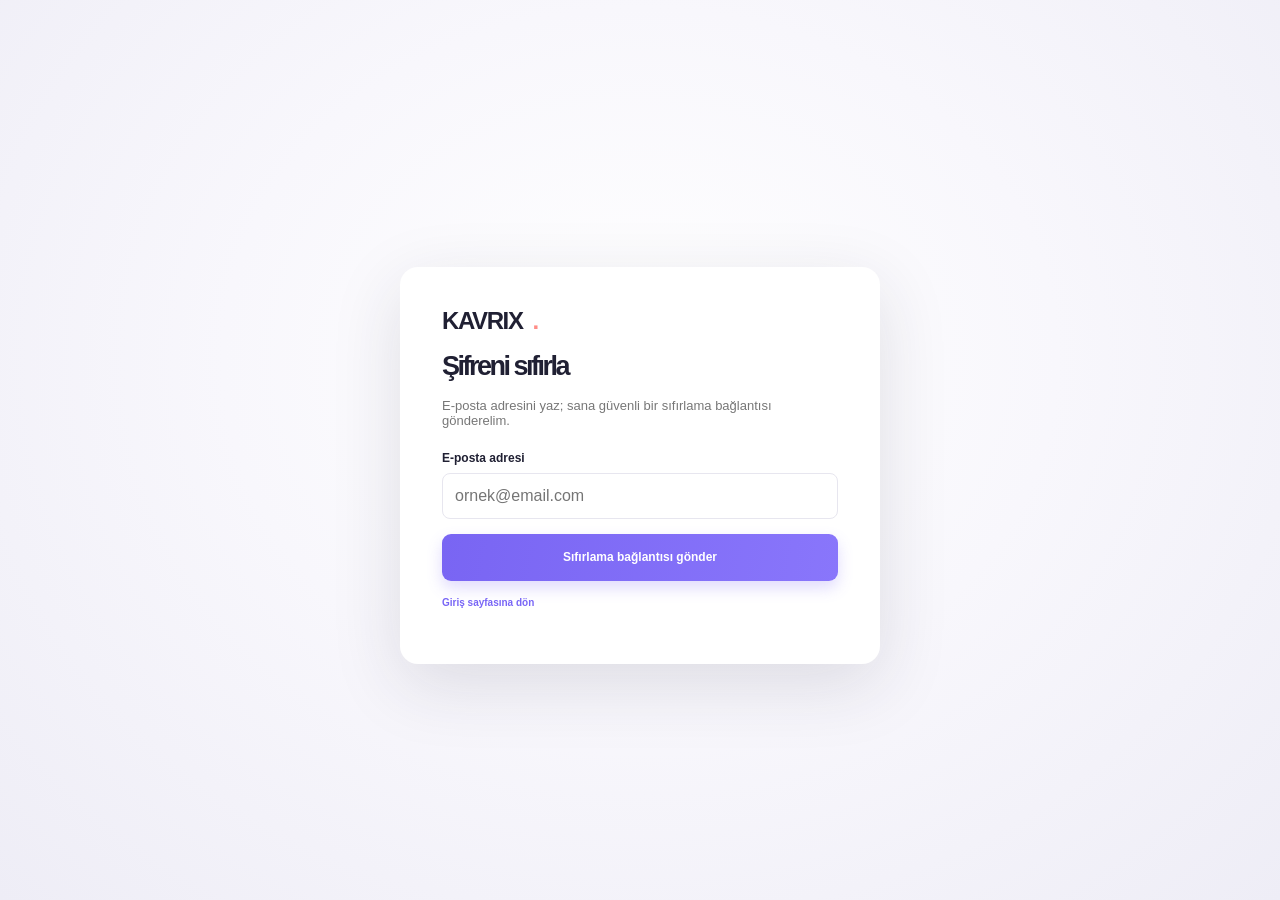
<file: forgot-password.html>
<!doctype html><html lang="tr"><head><meta charset="utf-8"><meta name="viewport" content="width=device-width,initial-scale=1"><title>Şifre sıfırlama</title><link rel="stylesheet" href="/style.css"><style>.reset-card{width:min(100%,480px);padding:42px;background:#fff;border-radius:18px;box-shadow:0 20px 70px #25243f22}.reset-card h1{font:700 27px Manrope,sans-serif}.reset-card p{font-size:13px;color:#777}.reset-card label{display:block;margin:23px 0 8px;font-size:12px;font-weight:700}.reset-card input{width:100%;height:46px;padding:0 12px;border:1px solid #e7e6ef;border-radius:8px}.reset-card button{width:100%;margin-top:15px}.status{padding:12px;border-radius:8px;background:#f4f1ff;color:#5143ac}.status[hidden]{display:none}</style></head><body><main class="page-shell"><section class="reset-card"><a class="brand mobile-brand" style="display:inline-flex" href="/">KAVRIX<span class="brand__dot">.</span></a><h1>Şifreni sıfırla</h1><p>E-posta adresini yaz; sana güvenli bir sıfırlama bağlantısı gönderelim.</p><p id="status" class="status" role="status" hidden></p><form action="/forgot-password" method="post"><label for="email">E-posta adresi</label><input id="email" name="email" type="email" autocomplete="email" required placeholder="ornek@email.com"><button class="submit-button" type="submit">Sıfırlama bağlantısı gönder</button></form><p><a class="text-link" href="/">Giriş sayfasına dön</a></p></section></main><script>const q=new URLSearchParams(location.search);const box=document.querySelector('#status');if(q.has('sent')){box.textContent='Eğer bu adres kayıtlıysa, sıfırlama bağlantısı e-posta adresine gönderildi.';box.hidden=false}else if(q.has('error')){box.textContent='E-posta gönderilemedi. Sunucu e-posta ayarlarını kontrol edin.';box.hidden=false}</script></body></html>
</file>
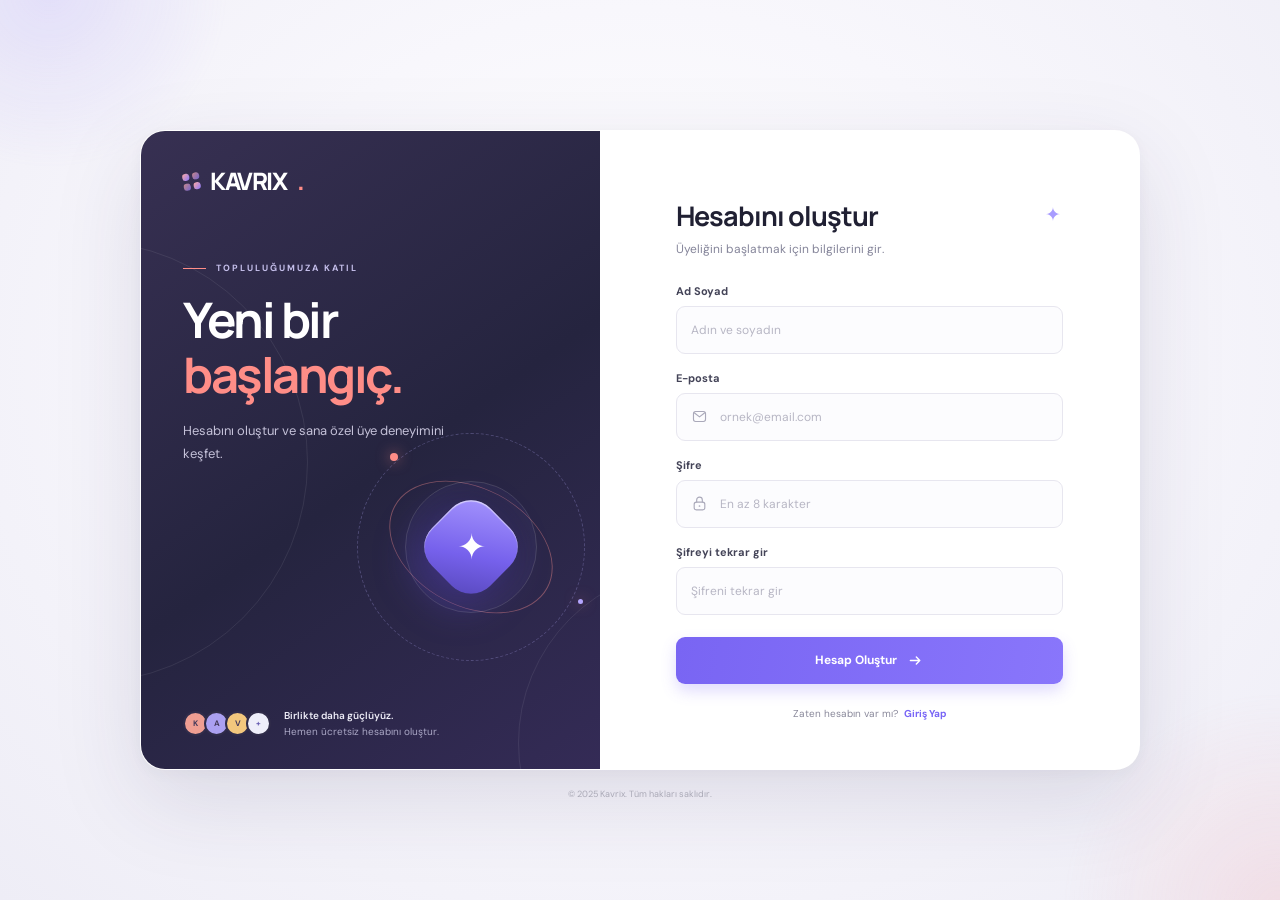
<file: register.html>
<!doctype html>
<html lang="tr">
<head>
  <meta charset="utf-8">
  <meta name="viewport" content="width=device-width, initial-scale=1">
  <meta name="theme-color" content="#111221">
  <title>Hesap Oluştur</title>
  <link rel="preconnect" href="https://fonts.googleapis.com">
  <link rel="preconnect" href="https://fonts.gstatic.com" crossorigin>
  <link href="https://fonts.googleapis.com/css2?family=DM+Sans:wght@400;500;600;700&family=Manrope:wght@400;500;600;700;800&display=swap" rel="stylesheet">
  <style>

﻿/* Compiled output for style.scss. */
@keyframes card-in{from{opacity:0;transform:translateY(24px) scale(.985)}to{opacity:1;transform:translateY(0) scale(1)}}
@keyframes drift{0%,100%{transform:translate(0,0) rotate(0)}50%{transform:translate(8px,-10px) rotate(4deg)}}
@keyframes orbit-turn{to{transform:rotate(360deg)}}
@keyframes breathe{0%,100%{transform:scale(.96);opacity:.75}50%{transform:scale(1.04);opacity:1}}
@keyframes twinkle{0%,100%{opacity:.55;transform:scale(.8)}50%{opacity:1;transform:scale(1.15)}}
*{box-sizing:border-box}body{margin:0;min-width:320px;min-height:100vh;color:#202033;background:#f3f2fa;font-family:'DM Sans',sans-serif}button,input{font:inherit}.page-shell{min-height:100vh;display:flex;flex-direction:column;align-items:center;justify-content:center;padding:54px 28px 24px;position:relative;overflow:hidden;background:radial-gradient(ellipse at 50% 40%,#fff 0%,#f8f7fc 46%,#eeedf6 100%)}.ambient{position:absolute;border-radius:50%;filter:blur(1px);pointer-events:none}.ambient--one{width:360px;height:360px;top:-190px;left:-130px;background:radial-gradient(circle,rgba(161,145,255,.18),transparent 70%)}.ambient--two{width:440px;height:440px;right:-220px;bottom:-230px;background:radial-gradient(circle,rgba(255,159,162,.19),transparent 70%)}.login-card{width:min(100%,1000px);min-height:640px;display:grid;grid-template-columns:.92fr 1.08fr;overflow:hidden;border:1px solid rgba(255,255,255,.9);border-radius:25px;background:#fff;box-shadow:0 30px 90px rgba(44,39,87,.13),0 4px 14px rgba(44,39,87,.04);animation:card-in .8s cubic-bezier(.2,.75,.25,1) both;position:relative;z-index:1}.welcome-panel{position:relative;overflow:hidden;display:flex;flex-direction:column;padding:38px 42px 30px;color:#fff;background:linear-gradient(145deg,#373052 0%,#25243f 53%,#342b56 100%)}.welcome-panel::before,.welcome-panel::after{content:'';position:absolute;border:1px solid rgba(255,255,255,.08);border-radius:50%;pointer-events:none}.welcome-panel::before{width:440px;height:440px;left:-275px;top:110px}.welcome-panel::after{width:350px;height:350px;right:-270px;bottom:-150px}.brand{display:inline-flex;align-items:center;gap:10px;width:fit-content;color:inherit;text-decoration:none;font:800 24px/1 'Manrope',sans-serif;letter-spacing:-1.4px}.brand__dot{color:#ff8d87}.brand__mark{display:grid;grid-template-columns:repeat(2,7px);grid-template-rows:repeat(2,7px);gap:3px;transform:rotate(-9deg)}.brand__mark span{background:linear-gradient(135deg,#ffaaa0,#8978ff);border-radius:3px}.brand__mark span:nth-child(2),.brand__mark span:nth-child(3){opacity:.72}.welcome-copy{margin-top:69px;position:relative;z-index:1}.eyebrow{display:flex;align-items:center;gap:10px;color:#c5bfeb;font-size:9px;font-weight:700;letter-spacing:2px}.eyebrow__line{width:23px;height:1px;background:#ff8d87}h1{margin:18px 0 16px;font:700 clamp(38px,4vw,49px)/1.13 'Manrope',sans-serif;letter-spacing:-2.5px}.accent{color:#ff8d87}.welcome-copy p{max-width:275px;margin:0;color:#c4c1d8;font-size:13px;line-height:1.8}.orbit-art{width:260px;height:260px;position:absolute;right:-1px;bottom:92px;display:grid;place-items:center;animation:drift 7s ease-in-out infinite}.orbit{position:absolute;border:1px solid rgba(186,176,255,.27);border-radius:50%}.orbit--outer{width:228px;height:228px;border-style:dashed;animation:orbit-turn 50s linear infinite}.orbit--middle{width:174px;height:174px;transform:rotate(28deg) scaleY(.68);border-color:rgba(255,146,143,.4)}.orbit--inner{width:132px;height:132px;border-color:rgba(255,255,255,.14);box-shadow:0 0 45px rgba(142,119,255,.1) inset}.orbit-core{width:82px;height:82px;display:grid;place-items:center;border-radius:27px;transform:rotate(45deg);background:linear-gradient(145deg,#a898ff,#7661ec 58%,#5546b8);box-shadow:0 15px 42px rgba(92,68,202,.45),inset 1px 1px 1px rgba(255,255,255,.6);animation:breathe 4s ease-in-out infinite}.orbit-core span{transform:rotate(-45deg);font-size:35px;color:#fff}.orbit__spark{position:absolute;top:15px;right:25px;color:#ff8d87;font-size:19px}.orbit-dot{position:absolute;width:8px;height:8px;border-radius:50%;background:#ff8d87;box-shadow:0 0 14px rgba(255,141,135,.7);animation:twinkle 2.5s ease-in-out infinite}.orbit-dot--a{top:36px;left:49px}.orbit-dot--b{right:18px;bottom:73px;width:5px;height:5px;background:#b4a6ff;animation-delay:.8s}.orbit-dot--c{left:43px;bottom:52px;width:5px;height:5px;background:#fff;animation-delay:1.4s}.panel-footer{margin-top:auto;display:flex;align-items:center;gap:13px;position:relative;z-index:1;color:#aaa7c5;font-size:10px;line-height:1.55}.panel-footer strong{color:#eeedf7;font-weight:600}.panel-footer__avatars{display:flex;padding-left:4px}.panel-footer__avatars i{width:25px;height:25px;margin-left:-4px;display:grid;place-items:center;border:2px solid #302c4a;border-radius:50%;background:#ef9e92;color:#453a5b;font-size:8px;font-style:normal;font-weight:700}.panel-footer__avatars i:nth-child(2){background:#aba0f1}.panel-footer__avatars i:nth-child(3){background:#f3c77d}.panel-footer__avatars i:nth-child(4){background:#eeeefa;color:#6a60b4}.form-panel{padding:54px clamp(42px,6vw,76px) 32px;display:flex;flex-direction:column;justify-content:center}.mobile-brand{display:none;color:#202033}.form-heading{margin-bottom:27px;position:relative}.form-heading__icon{position:absolute;right:2px;top:3px;color:#a89cff;font-size:19px}.form-heading h2{margin:0 0 8px;font:700 27px/1.25 'Manrope',sans-serif;letter-spacing:-1px}.form-heading p{margin:0;color:#85859a;font-size:12px}.login-form{display:flex;flex-direction:column}.field-label{margin-bottom:8px;color:#444458;font-size:11px;font-weight:700}.input-wrap{height:48px;display:flex;align-items:center;gap:12px;padding:0 14px;border:1px solid #e7e6ef;border-radius:9px;background:#fcfcfe;transition:border-color .2s,box-shadow .2s,background .2s}.input-wrap:focus-within{border-color:#9586ff;background:#fff;box-shadow:0 0 0 3px rgba(120,101,246,.11)}.input-icon{width:17px;height:17px;flex:0 0 auto;color:#aaa9ba}.input-wrap input{width:100%;height:100%;min-width:0;padding:0;border:0;outline:0;background:transparent;color:#202033;font-size:12px}.input-wrap input::placeholder{color:#b7b6c4}.password-heading{display:flex;align-items:center;justify-content:space-between;margin-top:19px}.password-heading .field-label{margin:0 0 8px}.text-link{color:#7865f6;text-decoration:none;font-size:10px;font-weight:700;transition:color .2s}.text-link:hover{color:#5743dc;text-decoration:underline}.password-toggle{width:27px;height:30px;display:grid;place-items:center;padding:0;border:0;background:transparent;color:#aaa9ba;cursor:pointer}.password-toggle svg{width:17px;height:17px}.password-toggle.is-visible .eye-slash{opacity:0}.remember{width:fit-content;display:flex;align-items:center;gap:9px;margin:16px 0 19px;color:#6c6b7d;font-size:10px;cursor:pointer;user-select:none}.remember input{position:absolute;width:1px;height:1px;opacity:0}.remember__box{width:15px;height:15px;display:grid;place-items:center;border:1px solid #d9d8e4;border-radius:4px;background:#fff;transition:background .2s,border-color .2s}.remember__box svg{width:10px;height:9px;color:#fff;opacity:0}.remember input:checked+.remember__box{background:#7865f6;border-color:#7865f6}.remember input:checked+.remember__box svg{opacity:1}.remember input:focus-visible+.remember__box{outline:3px solid rgba(120,101,246,.2)}.submit-button{height:47px;display:flex;align-items:center;justify-content:center;gap:10px;border:0;border-radius:9px;background:linear-gradient(100deg,#7965f3,#8976fb);box-shadow:0 7px 15px rgba(120,101,246,.23);color:#fff;font-size:12px;font-weight:700;cursor:pointer;transition:transform .2s,box-shadow .2s,filter .2s}.submit-button svg{width:17px;height:17px;transition:transform .2s}.submit-button:hover{transform:translateY(-2px);box-shadow:0 10px 20px rgba(120,101,246,.3);filter:saturate(1.08)}.submit-button:hover svg{transform:translateX(3px)}.submit-button:active{transform:translateY(0)}.divider{display:flex;align-items:center;gap:12px;margin:20px 0 15px;color:#a7a6b5}.divider span{height:1px;flex:1;background:#eeedf3}.divider small{font-size:9px}.google-button{height:44px;display:flex;align-items:center;justify-content:center;gap:10px;border:1px solid #e7e6ef;border-radius:9px;background:#fff;color:#48485a;font-size:11px;font-weight:600;cursor:pointer;transition:border-color .2s,background .2s,transform .2s}.google-button svg{width:15px;height:15px}.google-button:hover{border-color:#c9c4ef;background:#fcfbff;transform:translateY(-1px)}.signup-prompt{margin:21px 0 0;text-align:center;color:#89889a;font-size:10px}.signup-prompt .text-link{margin-left:3px}.legal{margin:24px 0 0;text-align:center;color:#aaa9b6;font-size:8px;line-height:1.7}.legal a{color:#88879a;text-decoration:underline;text-underline-offset:2px}.copyright{position:relative;z-index:1;margin:18px 0 0;color:#aaa9b6;font-size:9px}@media(max-width:760px){.page-shell{padding:24px 16px}.login-card{width:min(100%,480px);min-height:0;grid-template-columns:1fr;border-radius:20px}.welcome-panel{display:none}.form-panel{padding:32px clamp(25px,8vw,42px) 27px}.mobile-brand{display:inline-flex;margin-bottom:31px;font-size:21px}.form-heading{margin-bottom:24px}.form-heading h2{font-size:25px}.copyright{margin-top:14px}}@media(max-width:380px){.form-panel{padding:26px 21px 23px}.mobile-brand{margin-bottom:25px}.form-heading h2{font-size:23px}}@media(prefers-reduced-motion:reduce){*,*::before,*::after{animation-duration:.01ms!important;animation-iteration-count:1!important;scroll-behavior:auto!important;transition-duration:.01ms!important}}

/* E-posta ve şifre alanları üzerine gelince hafifçe yükselip parlasın. */
@media (hover: hover) and (pointer: fine) {
  .input-wrap:hover {
    transform: translateY(-2px);
    border-color: #b7adff;
    background: #fff;
    box-shadow: 0 7px 18px rgba(120, 101, 246, .12);
  }
  .input-wrap:hover .input-icon {
    color: #7865f6;
    transform: scale(1.12) rotate(-4deg);
  }
}
.input-wrap {
  transition: transform .25s cubic-bezier(.2, .75, .25, 1), border-color .25s, box-shadow .25s, background .25s;
}
.input-icon {
  transition: color .25s, transform .25s;
}


.theme-toggle{align-self:flex-end;display:inline-flex;align-items:center;gap:7px;margin:-30px 0 18px;padding:8px 11px;border:1px solid #e7e6ef;border-radius:999px;background:#fff;color:#57566b;font-size:10px;font-weight:700;cursor:pointer;transition:background .25s,color .25s,border-color .25s,transform .25s}.theme-toggle:hover{transform:translateY(-1px);border-color:#b7adff}.theme-toggle__icon{font-size:15px;line-height:1}
html,body,.page-shell,.login-card,.form-panel,.input-wrap,.google-button,.theme-toggle{transition:background-color .3s,color .3s,border-color .3s,box-shadow .3s}
html[data-theme="dark"] body{color:#eeeef8;background:#11121d}
html[data-theme="dark"] .page-shell{background:radial-gradient(ellipse at 50% 40%,#24243a 0%,#191a2a 48%,#11121d 100%)}
html[data-theme="dark"] .login-card{border-color:rgba(255,255,255,.08);background:#202133;box-shadow:0 30px 90px rgba(0,0,0,.38),0 4px 14px rgba(0,0,0,.2)}
html[data-theme="dark"] .form-heading h2{color:#f1f0fa}
html[data-theme="dark"] .form-heading p,html[data-theme="dark"] .field-label{color:#c4c3d4}
html[data-theme="dark"] .input-wrap{border-color:#3c3d53;background:#292a3e}
html[data-theme="dark"] .input-wrap:hover,html[data-theme="dark"] .input-wrap:focus-within{border-color:#9586ff;background:#303149}
html[data-theme="dark"] .input-wrap input{color:#f1f0fa}
html[data-theme="dark"] .input-wrap input::placeholder{color:#9292aa}
html[data-theme="dark"] .input-icon,html[data-theme="dark"] .password-toggle{color:#aaa9c2}
html[data-theme="dark"] .remember{color:#c4c3d4}
html[data-theme="dark"] .remember__box{border-color:#515269;background:#292a3e}
html[data-theme="dark"] .divider{color:#9999b0}
html[data-theme="dark"] .divider span{background:#3a3b50}
html[data-theme="dark"] .google-button,html[data-theme="dark"] .theme-toggle{border-color:#414258;background:#292a3e;color:#e6e5f2}
html[data-theme="dark"] .google-button:hover,html[data-theme="dark"] .theme-toggle:hover{border-color:#7668c9;background:#303149}
html[data-theme="dark"] .signup-prompt{color:#aaa9bd}
html[data-theme="dark"] .legal,html[data-theme="dark"] .copyright{color:#85859e}
html[data-theme="dark"] .legal a{color:#aaa9bd}
@media(max-width:760px){.theme-toggle{margin:-20px 0 18px}}

.theme-toggle{width:58px;height:32px;align-self:flex-end;justify-content:center;margin:-30px 0 18px;padding:3px;border:1px solid #deddea;border-radius:8px;background:#f0eff7;box-shadow:inset 0 1px 2px rgba(35,32,65,.08);cursor:pointer;transition:background .25s,border-color .25s,transform .2s}.theme-toggle:hover{transform:translateY(-1px)}.theme-toggle:focus-visible{outline:3px solid rgba(120,101,246,.3);outline-offset:2px}.theme-toggle__track{width:50px;height:24px;position:relative;display:flex;align-items:center;justify-content:space-between;padding:0 5px;color:#817f97}.theme-toggle__moon,.theme-toggle__sun{z-index:1;display:grid;place-items:center;width:16px;height:18px;font-size:13px;line-height:1}.theme-toggle__thumb{position:absolute;left:1px;top:1px;width:22px;height:22px;border-radius:5px;background:#fff;box-shadow:0 1px 4px rgba(31,29,58,.22);transition:transform .25s cubic-bezier(.2,.75,.25,1),background .25s}.theme-toggle[aria-checked="true"] .theme-toggle__thumb{transform:translateX(25px);background:#7865f6}.theme-toggle[aria-checked="false"] .theme-toggle__moon{color:#7865f6}.theme-toggle[aria-checked="true"] .theme-toggle__sun{color:#fff}
html[data-theme="dark"] .theme-toggle{border-color:#414258;background:#292a3e}.theme-toggle[aria-checked="true"] .theme-toggle__thumb{background:#7865f6}
@media(max-width:760px){.theme-toggle{margin:-20px 0 18px}}

/* Tek kapsül içinde ay/güneş göstergeli tema anahtarı */
.theme-toggle{width:108px;height:44px;margin:-34px 0 18px;padding:4px;border:0;border-radius:999px;background:#e6b72f;box-shadow:none;transition:background .3s,transform .2s}
.theme-toggle:hover{border-color:transparent;transform:translateY(-1px)}
.theme-toggle__track{width:100px;height:36px;padding:0;justify-content:flex-end;color:#fff}
.theme-toggle__thumb{left:2px;top:2px;width:32px;height:32px;border-radius:50%;background:#fff;box-shadow:none;transition:transform .32s cubic-bezier(.2,.75,.25,1)}
.theme-toggle__sun,.theme-toggle__moon{position:absolute;right:8px;width:23px;height:24px;font-size:23px;color:#fff;line-height:1}
.theme-toggle__moon{display:none}
.theme-toggle[aria-checked="true"]{background:#050505}
.theme-toggle[aria-checked="true"] .theme-toggle__thumb{transform:translateX(64px)}
.theme-toggle[aria-checked="true"] .theme-toggle__sun{display:none}
.theme-toggle[aria-checked="true"] .theme-toggle__moon{display:grid;left:8px;right:auto}
html[data-theme="dark"] .theme-toggle{background:#050505}
html[data-theme="dark"] .theme-toggle[aria-checked="true"] .theme-toggle__thumb{background:#fff}
@media(max-width:760px){.theme-toggle{margin:-24px 0 18px}}
.theme-toggle[aria-checked="true"] .theme-toggle__moon{left:9px;width:28px;font-size:25px;transform:scaleX(1.2) rotate(-12deg);transform-origin:center}
.theme-toggle[aria-checked="true"] .theme-toggle__moon{font-size:0;transform:none}
.theme-toggle__moon svg{display:block;width:25px;height:25px}
.theme-toggle__sun svg{display:block;width:26px;height:26px}

.login-error{margin:0 0 14px;padding:10px 12px;border:1px solid #f0c4c4;border-radius:8px;background:#fff3f3;color:#a33b3b;font-size:11px;line-height:1.5}.login-error[hidden]{display:none}
html[data-theme="dark"] .login-error{border-color:#70434a;background:#39272e;color:#ffc3c8}

.signup-submit{margin-top:10px;text-decoration:none}

.signup-submit{margin-top:18px}

.button-divider{margin:12px 0}.signup-submit{margin-top:0}


.signup-view { width:100%; }
.signup-form { display:flex; flex-direction:column; }
.signup-form .field-label:not(:first-of-type) { margin-top:17px; }
.signup-error { margin:0 0 14px; color:#b43c4b; font-size:12px; }
.signup-form .submit-button { margin-top:22px; }
.signup-prompt { line-height:1.8; }
@media(max-width:760px){.login-card{max-width:600px;min-height:0}.welcome-panel{display:flex;min-height:220px;padding:25px 28px}.welcome-copy{margin-top:26px}.welcome-copy h1{font-size:34px;margin:10px 0}.welcome-copy p{font-size:11px}.orbit-art{width:150px;height:150px;right:8px;bottom:15px;transform:scale(.62)}.panel-footer{display:none}.form-panel{padding:30px clamp(25px,7vw,48px)}}
@media(max-width:480px){.welcome-panel{min-height:160px}.orbit-art{display:none}.welcome-copy{margin-top:18px}.welcome-copy h1{font-size:29px}}
  </style>
</head>
<body>
  <main class="page-shell">
    <div class="ambient ambient--one"></div><div class="ambient ambient--two"></div>
    <section class="login-card" aria-label="Hesap oluştur">
      <aside class="welcome-panel">
        <a class="brand" href="/"><span class="brand__mark" aria-hidden="true"><span></span><span></span><span></span><span></span></span>KAVRIX<span class="brand__dot">.</span></a>
        <div class="welcome-copy"><div class="eyebrow"><span class="eyebrow__line"></span> TOPLULUĞUMUZA KATIL</div><h1>Yeni bir<br><span class="accent">başlangıç.</span></h1><p>Hesabını oluştur ve sana özel üye deneyimini keşfet.</p></div>
        <div class="orbit-art" aria-hidden="true"><div class="orbit orbit--outer"></div><div class="orbit orbit--middle"></div><div class="orbit orbit--inner"></div><div class="orbit-core"><span>✦</span></div><i class="orbit-dot orbit-dot--a"></i><i class="orbit-dot orbit-dot--b"></i></div>
        <div class="panel-footer"><div class="panel-footer__avatars"><i>K</i><i>A</i><i>V</i><i>+</i></div><span><strong>Birlikte daha güçlüyüz.</strong><br>Hemen ücretsiz hesabını oluştur.</span></div>
      </aside>
      <section class="form-panel signup-view" aria-labelledby="signup-title">
        <a class="brand mobile-brand" href="/">KAVRIX<span class="brand__dot">.</span></a>
        <div class="form-heading"><span class="form-heading__icon" aria-hidden="true">✦</span><h2 id="signup-title">Hesabını oluştur</h2><p>Üyeliğini başlatmak için bilgilerini gir.</p></div>
        <p class="signup-error" id="signup-error" role="alert" hidden></p>
        <form class="signup-form" action="/register" method="post"><input type="hidden" name="csrf_token" value="{{CSRF_TOKEN}}">
          <label class="field-label" for="signup-name">Ad Soyad</label>
          <div class="input-wrap"><input id="signup-name" name="full_name" type="text" placeholder="Adın ve soyadın" autocomplete="name" maxlength="120" required></div>
          <label class="field-label" for="signup-email">E-posta</label>
          <div class="input-wrap"><svg class="input-icon" viewBox="0 0 24 24" fill="none" aria-hidden="true"><rect x="3.5" y="5" width="17" height="14" rx="3" stroke="currentColor" stroke-width="1.6"/><path d="m5 7 7 5.5L19 7" stroke="currentColor" stroke-width="1.6" stroke-linecap="round" stroke-linejoin="round"/></svg><input id="signup-email" name="email" type="email" placeholder="ornek@email.com" autocomplete="email" required></div>
          <label class="field-label" for="signup-password">Şifre</label>
          <div class="input-wrap"><svg class="input-icon" viewBox="0 0 24 24" fill="none" aria-hidden="true"><rect x="4.5" y="10" width="15" height="11" rx="3" stroke="currentColor" stroke-width="1.6"/><path d="M8 10V7a4 4 0 0 1 8 0v3" stroke="currentColor" stroke-width="1.6" stroke-linecap="round"/><circle cx="12" cy="15.5" r="1.2" fill="currentColor"/></svg><input id="signup-password" name="password" type="password" placeholder="En az 8 karakter" autocomplete="new-password" minlength="8" required></div>
          <label class="field-label" for="signup-confirm">Şifreyi tekrar gir</label>
          <div class="input-wrap"><input id="signup-confirm" name="password_confirmation" type="password" placeholder="Şifreni tekrar gir" autocomplete="new-password" minlength="8" required></div>
          <button class="submit-button" type="submit"><span>Hesap Oluştur</span><svg viewBox="0 0 20 20" fill="none" aria-hidden="true"><path d="M4 10h11m-4-4 4 4-4 4" stroke="currentColor" stroke-width="1.7" stroke-linecap="round" stroke-linejoin="round"/></svg></button>
        </form>
        <p class="signup-prompt">Zaten hesabın var mı? <a class="text-link" href="/login">Giriş Yap</a></p>
      </section>
    </section>
    <p class="copyright">© 2025 Kavrix. Tüm hakları saklıdır.</p>
  </main>
  <script>
    const messages={name:'Ad Soyad alanını doldur.',email:'Lütfen geçerli bir e-posta adresi girin.',password:'Şifren en az 8 karakter olmalıdır.',confirm:'Girdiğin şifreler eşleşmiyor.',register:'Kayıt tamamlanamadı. Bilgileri kontrol edip tekrar dene.'};
    const error=new URLSearchParams(location.search).get('error');
    if(messages[error]){const box=document.querySelector('#signup-error');box.textContent=messages[error];box.hidden=false;}
    const form=document.querySelector('.signup-form');
    form.addEventListener('submit',event=>{const password=document.querySelector('#signup-password');const confirmation=document.querySelector('#signup-confirm');confirmation.setCustomValidity(password.value===confirmation.value?'':'Şifreler eşleşmiyor.');if(!form.reportValidity())event.preventDefault();});
    document.querySelector('#signup-confirm').addEventListener('input',event=>event.target.setCustomValidity(''));
  </script>
</body>
</html>
</file>
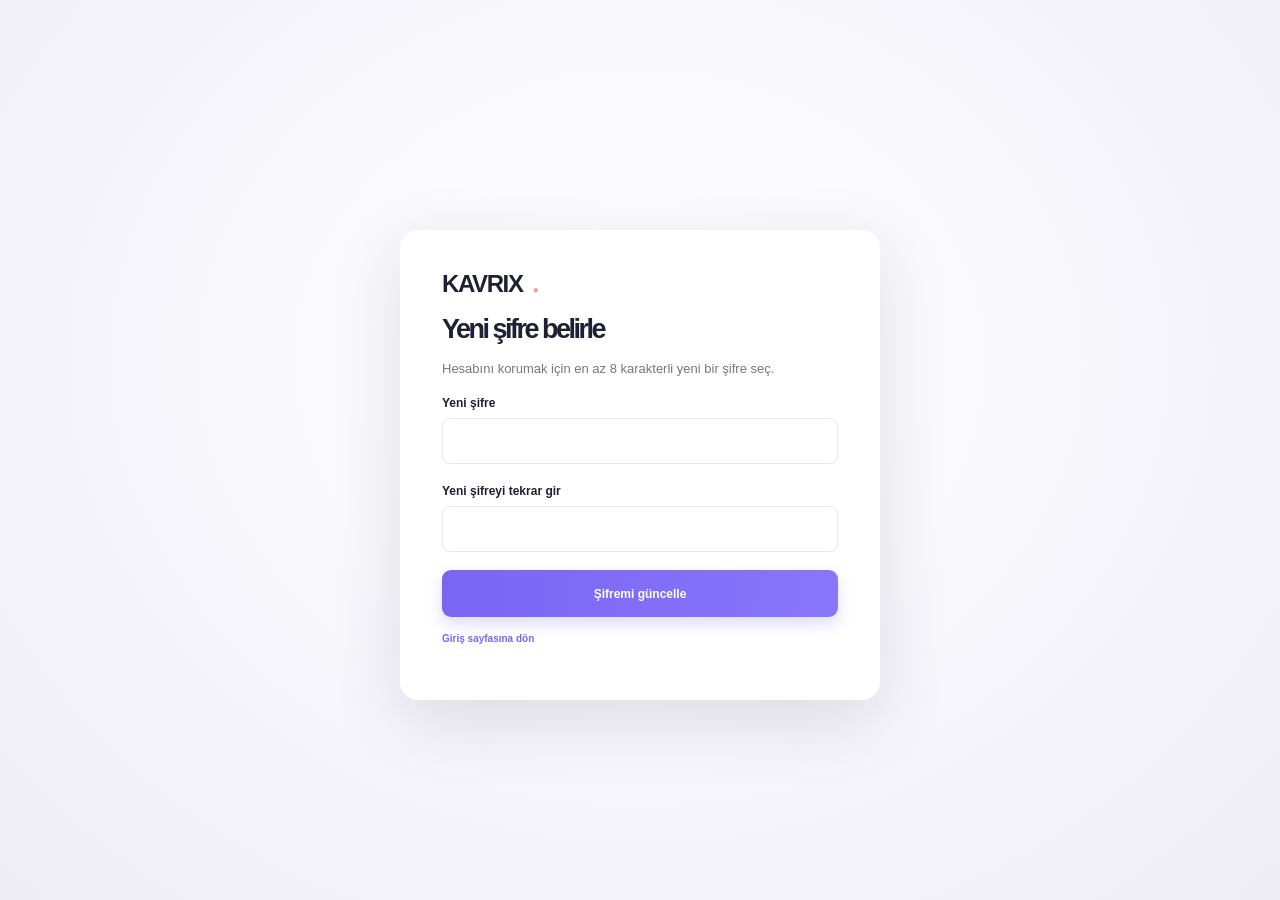
<file: reset-password.html>
<!doctype html><html lang="tr"><head><meta charset="utf-8"><meta name="viewport" content="width=device-width,initial-scale=1"><title>Yeni şifre belirle</title><link rel="stylesheet" href="/style.css"><style>.reset-card{width:min(100%,480px);padding:42px;background:#fff;border-radius:18px;box-shadow:0 20px 70px #25243f22}.reset-card h1{font:700 27px Manrope,sans-serif}.reset-card p{font-size:13px;color:#777}.reset-card label{display:block;margin:20px 0 8px;font-size:12px;font-weight:700}.reset-card input{width:100%;height:46px;padding:0 12px;border:1px solid #e7e6ef;border-radius:8px}.reset-card button{width:100%;margin-top:18px}.status{padding:12px;border-radius:8px;background:#fff0f0;color:#a12d38}.status[hidden]{display:none}</style></head><body><main class="page-shell"><section class="reset-card"><a class="brand mobile-brand" style="display:inline-flex" href="/">KAVRIX<span class="brand__dot">.</span></a><h1>Yeni şifre belirle</h1><p>Hesabını korumak için en az 8 karakterli yeni bir şifre seç.</p><p id="status" class="status" role="alert" hidden></p><form action="/reset-password" method="post"><input type="hidden" name="token" id="token"><label for="password">Yeni şifre</label><input id="password" name="password" type="password" autocomplete="new-password" minlength="8" required><label for="confirm">Yeni şifreyi tekrar gir</label><input id="confirm" name="password_confirmation" type="password" autocomplete="new-password" minlength="8" required><button class="submit-button" type="submit">Şifremi güncelle</button></form><p><a class="text-link" href="/">Giriş sayfasına dön</a></p></section></main><script>const q=new URLSearchParams(location.search);document.querySelector('#token').value=q.get('token')||'';const errors={password:'Şifre en az 8 karakter olmalıdır.',confirm:'Şifreler eşleşmiyor.',expired:'Bağlantı geçersiz veya süresi dolmuş. Yeni bir bağlantı iste.'};const box=document.querySelector('#status');if(errors[q.get('error')]){box.textContent=errors[q.get('error')];box.hidden=false}document.querySelector('form').addEventListener('submit',e=>{if(document.querySelector('#password').value!==document.querySelector('#confirm').value){e.preventDefault();box.textContent=errors.confirm;box.hidden=false}})</script></body></html>
</file>
<file: style.css>
﻿/* Compiled output for style.scss. */
@keyframes card-in{from{opacity:0;transform:translateY(24px) scale(.985)}to{opacity:1;transform:translateY(0) scale(1)}}
@keyframes drift{0%,100%{transform:translate(0,0) rotate(0)}50%{transform:translate(8px,-10px) rotate(4deg)}}
@keyframes orbit-turn{to{transform:rotate(360deg)}}
@keyframes breathe{0%,100%{transform:scale(.96);opacity:.75}50%{transform:scale(1.04);opacity:1}}
@keyframes twinkle{0%,100%{opacity:.55;transform:scale(.8)}50%{opacity:1;transform:scale(1.15)}}
*{box-sizing:border-box}body{margin:0;min-width:320px;min-height:100vh;color:#202033;background:#f3f2fa;font-family:'DM Sans',sans-serif}button,input{font:inherit}.page-shell{min-height:100vh;display:flex;flex-direction:column;align-items:center;justify-content:center;padding:54px 28px 24px;position:relative;overflow:hidden;background:radial-gradient(ellipse at 50% 40%,#fff 0%,#f8f7fc 46%,#eeedf6 100%)}.ambient{position:absolute;border-radius:50%;filter:blur(1px);pointer-events:none}.ambient--one{width:360px;height:360px;top:-190px;left:-130px;background:radial-gradient(circle,rgba(161,145,255,.18),transparent 70%)}.ambient--two{width:440px;height:440px;right:-220px;bottom:-230px;background:radial-gradient(circle,rgba(255,159,162,.19),transparent 70%)}.login-card{width:min(100%,1000px);min-height:640px;display:grid;grid-template-columns:.92fr 1.08fr;overflow:hidden;border:1px solid rgba(255,255,255,.9);border-radius:25px;background:#fff;box-shadow:0 30px 90px rgba(44,39,87,.13),0 4px 14px rgba(44,39,87,.04);animation:card-in .8s cubic-bezier(.2,.75,.25,1) both;position:relative;z-index:1}.welcome-panel{position:relative;overflow:hidden;display:flex;flex-direction:column;padding:38px 42px 30px;color:#fff;background:linear-gradient(145deg,#373052 0%,#25243f 53%,#342b56 100%)}.welcome-panel::before,.welcome-panel::after{content:'';position:absolute;border:1px solid rgba(255,255,255,.08);border-radius:50%;pointer-events:none}.welcome-panel::before{width:440px;height:440px;left:-275px;top:110px}.welcome-panel::after{width:350px;height:350px;right:-270px;bottom:-150px}.brand{display:inline-flex;align-items:center;gap:10px;width:fit-content;color:inherit;text-decoration:none;font:800 24px/1 'Manrope',sans-serif;letter-spacing:-1.4px}.brand__dot{color:#ff8d87}.brand__mark{display:grid;grid-template-columns:repeat(2,7px);grid-template-rows:repeat(2,7px);gap:3px;transform:rotate(-9deg)}.brand__mark span{background:linear-gradient(135deg,#ffaaa0,#8978ff);border-radius:3px}.brand__mark span:nth-child(2),.brand__mark span:nth-child(3){opacity:.72}.welcome-copy{margin-top:69px;position:relative;z-index:1}.eyebrow{display:flex;align-items:center;gap:10px;color:#c5bfeb;font-size:9px;font-weight:700;letter-spacing:2px}.eyebrow__line{width:23px;height:1px;background:#ff8d87}h1{margin:18px 0 16px;font:700 clamp(38px,4vw,49px)/1.13 'Manrope',sans-serif;letter-spacing:-2.5px}.accent{color:#ff8d87}.welcome-copy p{max-width:275px;margin:0;color:#c4c1d8;font-size:13px;line-height:1.8}.orbit-art{width:260px;height:260px;position:absolute;right:-1px;bottom:92px;display:grid;place-items:center;animation:drift 7s ease-in-out infinite}.orbit{position:absolute;border:1px solid rgba(186,176,255,.27);border-radius:50%}.orbit--outer{width:228px;height:228px;border-style:dashed;animation:orbit-turn 50s linear infinite}.orbit--middle{width:174px;height:174px;transform:rotate(28deg) scaleY(.68);border-color:rgba(255,146,143,.4)}.orbit--inner{width:132px;height:132px;border-color:rgba(255,255,255,.14);box-shadow:0 0 45px rgba(142,119,255,.1) inset}.orbit-core{width:82px;height:82px;display:grid;place-items:center;border-radius:27px;transform:rotate(45deg);background:linear-gradient(145deg,#a898ff,#7661ec 58%,#5546b8);box-shadow:0 15px 42px rgba(92,68,202,.45),inset 1px 1px 1px rgba(255,255,255,.6);animation:breathe 4s ease-in-out infinite}.orbit-core span{transform:rotate(-45deg);font-size:35px;color:#fff}.orbit__spark{position:absolute;top:15px;right:25px;color:#ff8d87;font-size:19px}.orbit-dot{position:absolute;width:8px;height:8px;border-radius:50%;background:#ff8d87;box-shadow:0 0 14px rgba(255,141,135,.7);animation:twinkle 2.5s ease-in-out infinite}.orbit-dot--a{top:36px;left:49px}.orbit-dot--b{right:18px;bottom:73px;width:5px;height:5px;background:#b4a6ff;animation-delay:.8s}.orbit-dot--c{left:43px;bottom:52px;width:5px;height:5px;background:#fff;animation-delay:1.4s}.panel-footer{margin-top:auto;display:flex;align-items:center;gap:13px;position:relative;z-index:1;color:#aaa7c5;font-size:10px;line-height:1.55}.panel-footer strong{color:#eeedf7;font-weight:600}.panel-footer__avatars{display:flex;padding-left:4px}.panel-footer__avatars i{width:25px;height:25px;margin-left:-4px;display:grid;place-items:center;border:2px solid #302c4a;border-radius:50%;background:#ef9e92;color:#453a5b;font-size:8px;font-style:normal;font-weight:700}.panel-footer__avatars i:nth-child(2){background:#aba0f1}.panel-footer__avatars i:nth-child(3){background:#f3c77d}.panel-footer__avatars i:nth-child(4){background:#eeeefa;color:#6a60b4}.form-panel{padding:54px clamp(42px,6vw,76px) 32px;display:flex;flex-direction:column;justify-content:center}.mobile-brand{display:none;color:#202033}.form-heading{margin-bottom:27px;position:relative}.form-heading__icon{position:absolute;right:2px;top:3px;color:#a89cff;font-size:19px}.form-heading h2{margin:0 0 8px;font:700 27px/1.25 'Manrope',sans-serif;letter-spacing:-1px}.form-heading p{margin:0;color:#85859a;font-size:12px}.login-form{display:flex;flex-direction:column}.field-label{margin-bottom:8px;color:#444458;font-size:11px;font-weight:700}.input-wrap{height:48px;display:flex;align-items:center;gap:12px;padding:0 14px;border:1px solid #e7e6ef;border-radius:9px;background:#fcfcfe;transition:border-color .2s,box-shadow .2s,background .2s}.input-wrap:focus-within{border-color:#9586ff;background:#fff;box-shadow:0 0 0 3px rgba(120,101,246,.11)}.input-icon{width:17px;height:17px;flex:0 0 auto;color:#aaa9ba}.input-wrap input{width:100%;height:100%;min-width:0;padding:0;border:0;outline:0;background:transparent;color:#202033;font-size:12px}.input-wrap input::placeholder{color:#b7b6c4}.password-heading{display:flex;align-items:center;justify-content:space-between;margin-top:19px}.password-heading .field-label{margin:0 0 8px}.text-link{color:#7865f6;text-decoration:none;font-size:10px;font-weight:700;transition:color .2s}.text-link:hover{color:#5743dc;text-decoration:underline}.password-toggle{width:27px;height:30px;display:grid;place-items:center;padding:0;border:0;background:transparent;color:#aaa9ba;cursor:pointer}.password-toggle svg{width:17px;height:17px}.password-toggle.is-visible .eye-slash{opacity:0}.remember{width:fit-content;display:flex;align-items:center;gap:9px;margin:16px 0 19px;color:#6c6b7d;font-size:10px;cursor:pointer;user-select:none}.remember input{position:absolute;width:1px;height:1px;opacity:0}.remember__box{width:15px;height:15px;display:grid;place-items:center;border:1px solid #d9d8e4;border-radius:4px;background:#fff;transition:background .2s,border-color .2s}.remember__box svg{width:10px;height:9px;color:#fff;opacity:0}.remember input:checked+.remember__box{background:#7865f6;border-color:#7865f6}.remember input:checked+.remember__box svg{opacity:1}.remember input:focus-visible+.remember__box{outline:3px solid rgba(120,101,246,.2)}.submit-button{height:47px;display:flex;align-items:center;justify-content:center;gap:10px;border:0;border-radius:9px;background:linear-gradient(100deg,#7965f3,#8976fb);box-shadow:0 7px 15px rgba(120,101,246,.23);color:#fff;font-size:12px;font-weight:700;cursor:pointer;transition:transform .2s,box-shadow .2s,filter .2s}.submit-button svg{width:17px;height:17px;transition:transform .2s}.submit-button:hover{transform:translateY(-2px);box-shadow:0 10px 20px rgba(120,101,246,.3);filter:saturate(1.08)}.submit-button:hover svg{transform:translateX(3px)}.submit-button:active{transform:translateY(0)}.divider{display:flex;align-items:center;gap:12px;margin:20px 0 15px;color:#a7a6b5}.divider span{height:1px;flex:1;background:#eeedf3}.divider small{font-size:9px}.google-button{height:44px;display:flex;align-items:center;justify-content:center;gap:10px;border:1px solid #e7e6ef;border-radius:9px;background:#fff;color:#48485a;font-size:11px;font-weight:600;cursor:pointer;transition:border-color .2s,background .2s,transform .2s}.google-button svg{width:15px;height:15px}.google-button:hover{border-color:#c9c4ef;background:#fcfbff;transform:translateY(-1px)}.signup-prompt{margin:21px 0 0;text-align:center;color:#89889a;font-size:10px}.signup-prompt .text-link{margin-left:3px}.legal{margin:24px 0 0;text-align:center;color:#aaa9b6;font-size:8px;line-height:1.7}.legal a{color:#88879a;text-decoration:underline;text-underline-offset:2px}.copyright{position:relative;z-index:1;margin:18px 0 0;color:#aaa9b6;font-size:9px}@media(max-width:760px){.page-shell{padding:24px 16px}.login-card{width:min(100%,480px);min-height:0;grid-template-columns:1fr;border-radius:20px}.welcome-panel{display:none}.form-panel{padding:32px clamp(25px,8vw,42px) 27px}.mobile-brand{display:inline-flex;margin-bottom:31px;font-size:21px}.form-heading{margin-bottom:24px}.form-heading h2{font-size:25px}.copyright{margin-top:14px}}@media(max-width:380px){.form-panel{padding:26px 21px 23px}.mobile-brand{margin-bottom:25px}.form-heading h2{font-size:23px}}@media(prefers-reduced-motion:reduce){*,*::before,*::after{animation-duration:.01ms!important;animation-iteration-count:1!important;scroll-behavior:auto!important;transition-duration:.01ms!important}}

/* E-posta ve şifre alanları üzerine gelince hafifçe yükselip parlasın. */
@media (hover: hover) and (pointer: fine) {
  .input-wrap:hover {
    transform: translateY(-2px);
    border-color: #b7adff;
    background: #fff;
    box-shadow: 0 7px 18px rgba(120, 101, 246, .12);
  }
  .input-wrap:hover .input-icon {
    color: #7865f6;
    transform: scale(1.12) rotate(-4deg);
  }
}
.input-wrap {
  transition: transform .25s cubic-bezier(.2, .75, .25, 1), border-color .25s, box-shadow .25s, background .25s;
}
.input-icon {
  transition: color .25s, transform .25s;
}


.theme-toggle{align-self:flex-end;display:inline-flex;align-items:center;gap:7px;margin:-30px 0 18px;padding:8px 11px;border:1px solid #e7e6ef;border-radius:999px;background:#fff;color:#57566b;font-size:10px;font-weight:700;cursor:pointer;transition:background .25s,color .25s,border-color .25s,transform .25s}.theme-toggle:hover{transform:translateY(-1px);border-color:#b7adff}.theme-toggle__icon{font-size:15px;line-height:1}
html,body,.page-shell,.login-card,.form-panel,.input-wrap,.google-button,.theme-toggle{transition:background-color .3s,color .3s,border-color .3s,box-shadow .3s}
html[data-theme="dark"] body{color:#eeeef8;background:#11121d}
html[data-theme="dark"] .page-shell{background:radial-gradient(ellipse at 50% 40%,#24243a 0%,#191a2a 48%,#11121d 100%)}
html[data-theme="dark"] .login-card{border-color:rgba(255,255,255,.08);background:#202133;box-shadow:0 30px 90px rgba(0,0,0,.38),0 4px 14px rgba(0,0,0,.2)}
html[data-theme="dark"] .form-heading h2{color:#f1f0fa}
html[data-theme="dark"] .form-heading p,html[data-theme="dark"] .field-label{color:#c4c3d4}
html[data-theme="dark"] .input-wrap{border-color:#3c3d53;background:#292a3e}
html[data-theme="dark"] .input-wrap:hover,html[data-theme="dark"] .input-wrap:focus-within{border-color:#9586ff;background:#303149}
html[data-theme="dark"] .input-wrap input{color:#f1f0fa}
html[data-theme="dark"] .input-wrap input::placeholder{color:#9292aa}
html[data-theme="dark"] .input-icon,html[data-theme="dark"] .password-toggle{color:#aaa9c2}
html[data-theme="dark"] .remember{color:#c4c3d4}
html[data-theme="dark"] .remember__box{border-color:#515269;background:#292a3e}
html[data-theme="dark"] .divider{color:#9999b0}
html[data-theme="dark"] .divider span{background:#3a3b50}
html[data-theme="dark"] .google-button,html[data-theme="dark"] .theme-toggle{border-color:#414258;background:#292a3e;color:#e6e5f2}
html[data-theme="dark"] .google-button:hover,html[data-theme="dark"] .theme-toggle:hover{border-color:#7668c9;background:#303149}
html[data-theme="dark"] .signup-prompt{color:#aaa9bd}
html[data-theme="dark"] .legal,html[data-theme="dark"] .copyright{color:#85859e}
html[data-theme="dark"] .legal a{color:#aaa9bd}
@media(max-width:760px){.theme-toggle{margin:-20px 0 18px}}

.theme-toggle{width:58px;height:32px;align-self:flex-end;justify-content:center;margin:-30px 0 18px;padding:3px;border:1px solid #deddea;border-radius:8px;background:#f0eff7;box-shadow:inset 0 1px 2px rgba(35,32,65,.08);cursor:pointer;transition:background .25s,border-color .25s,transform .2s}.theme-toggle:hover{transform:translateY(-1px)}.theme-toggle:focus-visible{outline:3px solid rgba(120,101,246,.3);outline-offset:2px}.theme-toggle__track{width:50px;height:24px;position:relative;display:flex;align-items:center;justify-content:space-between;padding:0 5px;color:#817f97}.theme-toggle__moon,.theme-toggle__sun{z-index:1;display:grid;place-items:center;width:16px;height:18px;font-size:13px;line-height:1}.theme-toggle__thumb{position:absolute;left:1px;top:1px;width:22px;height:22px;border-radius:5px;background:#fff;box-shadow:0 1px 4px rgba(31,29,58,.22);transition:transform .25s cubic-bezier(.2,.75,.25,1),background .25s}.theme-toggle[aria-checked="true"] .theme-toggle__thumb{transform:translateX(25px);background:#7865f6}.theme-toggle[aria-checked="false"] .theme-toggle__moon{color:#7865f6}.theme-toggle[aria-checked="true"] .theme-toggle__sun{color:#fff}
html[data-theme="dark"] .theme-toggle{border-color:#414258;background:#292a3e}.theme-toggle[aria-checked="true"] .theme-toggle__thumb{background:#7865f6}
@media(max-width:760px){.theme-toggle{margin:-20px 0 18px}}

/* Tek kapsül içinde ay/güneş göstergeli tema anahtarı */
.theme-toggle{width:108px;height:44px;margin:-34px 0 18px;padding:4px;border:0;border-radius:999px;background:#e6b72f;box-shadow:none;transition:background .3s,transform .2s}
.theme-toggle:hover{border-color:transparent;transform:translateY(-1px)}
.theme-toggle__track{width:100px;height:36px;padding:0;justify-content:flex-end;color:#fff}
.theme-toggle__thumb{left:2px;top:2px;width:32px;height:32px;border-radius:50%;background:#fff;box-shadow:none;transition:transform .32s cubic-bezier(.2,.75,.25,1)}
.theme-toggle__sun,.theme-toggle__moon{position:absolute;right:8px;width:23px;height:24px;font-size:23px;color:#fff;line-height:1}
.theme-toggle__moon{display:none}
.theme-toggle[aria-checked="true"]{background:#050505}
.theme-toggle[aria-checked="true"] .theme-toggle__thumb{transform:translateX(64px)}
.theme-toggle[aria-checked="true"] .theme-toggle__sun{display:none}
.theme-toggle[aria-checked="true"] .theme-toggle__moon{display:grid;left:8px;right:auto}
html[data-theme="dark"] .theme-toggle{background:#050505}
html[data-theme="dark"] .theme-toggle[aria-checked="true"] .theme-toggle__thumb{background:#fff}
@media(max-width:760px){.theme-toggle{margin:-24px 0 18px}}
.theme-toggle[aria-checked="true"] .theme-toggle__moon{left:9px;width:28px;font-size:25px;transform:scaleX(1.2) rotate(-12deg);transform-origin:center}
.theme-toggle[aria-checked="true"] .theme-toggle__moon{font-size:0;transform:none}
.theme-toggle__moon svg{display:block;width:25px;height:25px}
.theme-toggle__sun svg{display:block;width:26px;height:26px}

.login-error{margin:0 0 14px;padding:10px 12px;border:1px solid #f0c4c4;border-radius:8px;background:#fff3f3;color:#a33b3b;font-size:11px;line-height:1.5}.login-error[hidden]{display:none}
html[data-theme="dark"] .login-error{border-color:#70434a;background:#39272e;color:#ffc3c8}

.signup-submit{margin-top:10px;text-decoration:none}

.signup-submit{margin-top:18px}

.button-divider{margin:12px 0}.signup-submit{margin-top:0}
</file>
